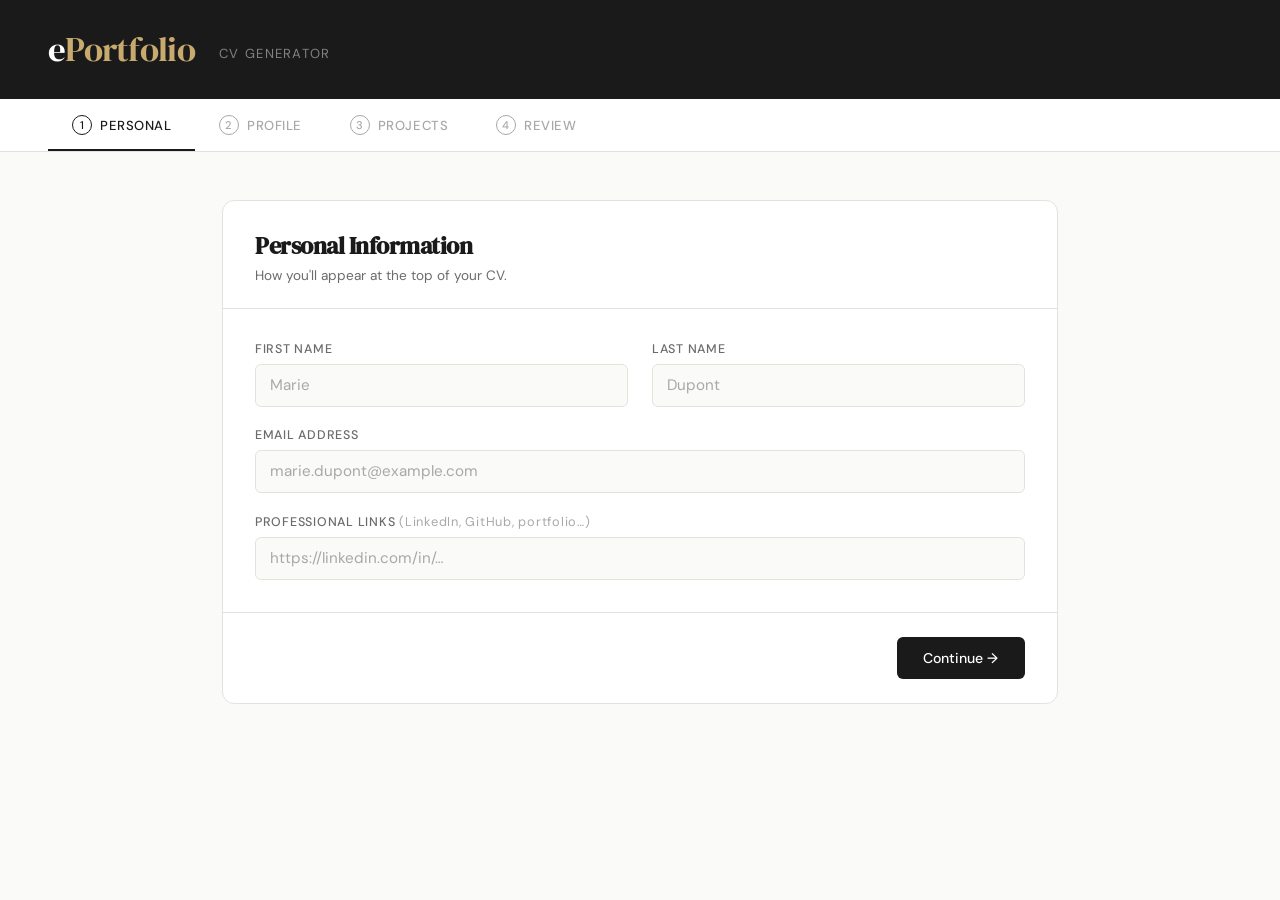
<file: Templates/parametrage.html>
<!DOCTYPE html>
<html lang="en">

<head>
  <meta charset="UTF-8" />
  <meta name="viewport" content="width=device-width, initial-scale=1.0" />
  <title>ePortfolio Generator</title>
  <link rel="preconnect" href="https://fonts.googleapis.com">
  <link
    href="https://fonts.googleapis.com/css2?family=DM+Serif+Display:ital@0;1&family=DM+Sans:wght@300;400;500&display=swap"
    rel="stylesheet">
  <style>
    *,
    *::before,
    *::after {
      box-sizing: border-box;
      margin: 0;
      padding: 0;
    }

    :root {
      --ink: #1a1a1a;
      --ink-muted: #6b6b6b;
      --ink-faint: #a8a8a8;
      --surface: #fafaf8;
      --surface-card: #ffffff;
      --border: #e4e2dd;
      --border-focus: #1a1a1a;
      --accent: #c8a96e;
      --accent-soft: #f5edd8;
      --danger: #c0392b;
      --radius: 6px;
      --radius-lg: 12px;
    }

    body {
      font-family: 'DM Sans', sans-serif;
      background: var(--surface);
      color: var(--ink);
      min-height: 100vh;
      padding: 0;
    }

    /* ── Header ── */
    .site-header {
      background: var(--ink);
      color: #fff;
      padding: 2rem 3rem;
      display: flex;
      align-items: flex-end;
      gap: 1.5rem;
    }

    .site-header .logo {
      font-family: 'DM Serif Display', serif;
      font-size: 2.2rem;
      letter-spacing: -0.02em;
      line-height: 1;
    }

    .site-header .logo span {
      color: var(--accent);
    }

    .site-header .tagline {
      font-size: 0.82rem;
      color: rgba(255, 255, 255, 0.45);
      letter-spacing: 0.1em;
      text-transform: uppercase;
      padding-bottom: 0.35rem;
    }

    /* ── Progress Steps ── */
    .steps-bar {
      background: #fff;
      border-bottom: 1px solid var(--border);
      padding: 0 3rem;
      display: flex;
      gap: 0;
      overflow-x: auto;
    }

    .step-tab {
      padding: 1rem 1.5rem 0.85rem;
      font-size: 0.82rem;
      font-weight: 500;
      letter-spacing: 0.04em;
      text-transform: uppercase;
      color: var(--ink-faint);
      border-bottom: 2.5px solid transparent;
      cursor: pointer;
      white-space: nowrap;
      transition: all 0.18s;
      display: flex;
      align-items: center;
      gap: 0.5rem;
    }

    .step-tab.active {
      color: var(--ink);
      border-bottom-color: var(--ink);
    }

    .step-tab.done {
      color: var(--accent);
    }

    .step-num {
      width: 20px;
      height: 20px;
      border-radius: 50%;
      border: 1.5px solid currentColor;
      display: inline-flex;
      align-items: center;
      justify-content: center;
      font-size: 0.7rem;
      flex-shrink: 0;
    }

    .step-tab.done .step-num {
      background: var(--accent);
      border-color: var(--accent);
      color: #fff;
    }

    /* ── Layout ── */
    .main-layout {
      max-width: 900px;
      margin: 0 auto;
      padding: 3rem 2rem;
      display: flex;
      flex-direction: column;
      gap: 2rem;
    }

    /* ── Section Panels ── */
    .panel {
      background: var(--surface-card);
      border: 1px solid var(--border);
      border-radius: var(--radius-lg);
      overflow: hidden;
      display: none;
    }

    .panel.active {
      display: block;
      animation: fadeUp 0.3s ease;
    }

    @keyframes fadeUp {
      from {
        opacity: 0;
        transform: translateY(12px);
      }

      to {
        opacity: 1;
        transform: translateY(0);
      }
    }

    .panel-header {
      padding: 1.75rem 2rem 1.5rem;
      border-bottom: 1px solid var(--border);
    }

    .panel-title {
      font-family: 'DM Serif Display', serif;
      font-size: 1.5rem;
      letter-spacing: -0.02em;
      color: var(--ink);
    }

    .panel-subtitle {
      font-size: 0.85rem;
      color: var(--ink-muted);
      margin-top: 0.3rem;
    }

    .panel-body {
      padding: 2rem;
    }

    /* ── Form Grid ── */
    .form-grid {
      display: grid;
      grid-template-columns: 1fr 1fr;
      gap: 1.25rem 1.5rem;
    }

    .form-grid .full {
      grid-column: 1 / -1;
    }

    .field {
      display: flex;
      flex-direction: column;
      gap: 0.45rem;
    }

    label {
      font-size: 0.78rem;
      font-weight: 500;
      letter-spacing: 0.06em;
      text-transform: uppercase;
      color: var(--ink-muted);
    }

    input[type="text"],
    input[type="email"],
    input[type="url"],
    textarea,
    select {
      font-family: 'DM Sans', sans-serif;
      font-size: 0.95rem;
      color: var(--ink);
      background: var(--surface);
      border: 1.5px solid var(--border);
      border-radius: var(--radius);
      padding: 0.65rem 0.9rem;
      width: 100%;
      outline: none;
      transition: border-color 0.15s;
      resize: vertical;
    }

    input:focus,
    textarea:focus,
    select:focus {
      border-color: var(--border-focus);
      background: #fff;
    }

    input::placeholder,
    textarea::placeholder {
      color: var(--ink-faint);
    }

    /* ── Skills Tags ── */
    .tags-input-wrap {
      display: flex;
      flex-wrap: wrap;
      gap: 0.4rem;
      padding: 0.5rem 0.7rem;
      border: 1.5px solid var(--border);
      border-radius: var(--radius);
      background: var(--surface);
      min-height: 46px;
      align-items: center;
      cursor: text;
    }

    .tags-input-wrap:focus-within {
      border-color: var(--border-focus);
      background: #fff;
    }

    .tag-chip {
      display: inline-flex;
      align-items: center;
      gap: 0.3rem;
      background: var(--accent-soft);
      color: #7a5c1e;
      font-size: 0.8rem;
      font-weight: 500;
      padding: 0.2rem 0.6rem;
      border-radius: 100px;
    }

    .tag-chip button {
      background: none;
      border: none;
      cursor: pointer;
      color: inherit;
      font-size: 1rem;
      line-height: 1;
      padding: 0;
      opacity: 0.6;
    }

    .tag-chip button:hover {
      opacity: 1;
    }

    .tags-real-input {
      border: none !important;
      padding: 0.1rem 0.2rem !important;
      background: transparent !important;
      font-size: 0.9rem !important;
      flex: 1;
      min-width: 100px;
      outline: none;
    }

    /* ── Project Card ── */
    .project-card {
      border: 1px solid var(--border);
      border-radius: var(--radius-lg);
      overflow: hidden;
      margin-bottom: 1.25rem;
    }

    .project-card-header {
      background: #f7f6f2;
      padding: 0.9rem 1.25rem;
      display: flex;
      align-items: center;
      justify-content: space-between;
      border-bottom: 1px solid var(--border);
    }

    .project-card-title {
      font-size: 0.85rem;
      font-weight: 500;
      color: var(--ink-muted);
      text-transform: uppercase;
      letter-spacing: 0.05em;
    }

    .btn-remove {
      background: none;
      border: none;
      cursor: pointer;
      color: var(--ink-faint);
      font-size: 1.2rem;
      line-height: 1;
      padding: 0 0.2rem;
    }

    .btn-remove:hover {
      color: var(--danger);
    }

    .project-card-body {
      padding: 1.5rem;
    }

    /* ── Add Button ── */
    .btn-add {
      display: flex;
      align-items: center;
      gap: 0.5rem;
      padding: 0.7rem 1.2rem;
      background: none;
      border: 1.5px dashed var(--border);
      border-radius: var(--radius);
      color: var(--ink-muted);
      font-family: 'DM Sans', sans-serif;
      font-size: 0.88rem;
      font-weight: 500;
      cursor: pointer;
      transition: all 0.15s;
      width: 100%;
      justify-content: center;
    }

    .btn-add:hover {
      border-color: var(--ink);
      color: var(--ink);
      background: #f7f6f2;
    }

    /* ── Navigation Buttons ── */
    .form-footer {
      display: flex;
      justify-content: space-between;
      align-items: center;
      padding: 1.5rem 2rem;
      border-top: 1px solid var(--border);
    }

    .btn {
      font-family: 'DM Sans', sans-serif;
      font-size: 0.88rem;
      font-weight: 500;
      padding: 0.7rem 1.6rem;
      border-radius: var(--radius);
      cursor: pointer;
      border: 1.5px solid transparent;
      transition: all 0.15s;
    }

    .btn-secondary {
      background: none;
      border-color: var(--border);
      color: var(--ink-muted);
    }

    .btn-secondary:hover {
      border-color: var(--ink);
      color: var(--ink);
    }

    .btn-primary {
      background: var(--ink);
      color: #fff;
    }

    .btn-primary:hover {
      background: #333;
    }

    .btn-submit {
      background: var(--accent);
      color: #fff;
      border-color: var(--accent);
      padding: 0.8rem 2rem;
      font-size: 0.95rem;
    }

    .btn-submit:hover {
      background: #b8963e;
    }

    /* ── Toast ── */
    .toast {
      position: fixed;
      bottom: 2rem;
      right: 2rem;
      background: var(--ink);
      color: #fff;
      padding: 0.9rem 1.4rem;
      border-radius: var(--radius);
      font-size: 0.9rem;
      opacity: 0;
      pointer-events: none;
      transform: translateY(8px);
      transition: all 0.25s;
      z-index: 999;
    }

    .toast.show {
      opacity: 1;
      transform: none;
    }

    /* ── Summary ── */
    .summary-grid {
      display: grid;
      grid-template-columns: 1fr 1fr;
      gap: 1rem;
    }

    .summary-item {
      background: var(--surface);
      border-radius: var(--radius);
      padding: 1rem 1.25rem;
    }

    .summary-item .si-label {
      font-size: 0.75rem;
      text-transform: uppercase;
      letter-spacing: 0.07em;
      color: var(--ink-faint);
      margin-bottom: 0.3rem;
    }

    .summary-item .si-value {
      font-size: 0.95rem;
      color: var(--ink);
      font-weight: 500;
    }

    @media (max-width: 640px) {
      .site-header {
        padding: 1.5rem;
      }

      .steps-bar {
        padding: 0 1rem;
      }

      .main-layout {
        padding: 1.5rem 1rem;
      }

      .panel-body {
        padding: 1.25rem;
      }

      .form-grid {
        grid-template-columns: 1fr;
      }

      .summary-grid {
        grid-template-columns: 1fr;
      }
    }
  </style>
</head>

<body>

  <header class="site-header">
    <div class="logo">e<span>Portfolio</span></div>
    <span class="tagline">CV Generator</span>
  </header>

  <nav class="steps-bar" id="stepsBar">
    <div class="step-tab active" data-step="0"><span class="step-num">1</span> Personal</div>
    <div class="step-tab" data-step="1"><span class="step-num">2</span> Profile</div>
    <div class="step-tab" data-step="2"><span class="step-num">3</span> Projects</div>
    <div class="step-tab" data-step="3"><span class="step-num">4</span> Review</div>
  </nav>

  <main class="main-layout">

    <!-- Step 0 — Personal Info -->
    <section class="panel active" id="step-0">
      <div class="panel-header">
        <h2 class="panel-title">Personal Information</h2>
        <p class="panel-subtitle">How you'll appear at the top of your CV.</p>
      </div>
      <div class="panel-body">
        <div class="form-grid">
          <div class="field">
            <label for="firstname">First name</label>
            <input type="text" id="firstname" name="firstname" placeholder="Marie" />
          </div>
          <div class="field">
            <label for="lastname">Last name</label>
            <input type="text" id="lastname" name="lastname" placeholder="Dupont" />
          </div>
          <div class="field full">
            <label for="email">Email address</label>
            <input type="email" id="email" name="email" placeholder="marie.dupont@example.com" />
          </div>
          <div class="field full">
            <label for="links">Professional links <span
                style="font-weight:400;text-transform:none;font-size:0.8rem;color:var(--ink-faint)">(LinkedIn, GitHub,
                portfolio…)</span></label>
            <input type="text" id="links" name="links" placeholder="https://linkedin.com/in/…" />
          </div>
        </div>
      </div>
      <div class="form-footer">
        <span></span>
        <button class="btn btn-primary" onclick="goStep(1)">Continue →</button>
      </div>
    </section>

    <!-- Step 1 — Profile -->
    <section class="panel" id="step-1">
      <div class="panel-header">
        <h2 class="panel-title">Profile &amp; Skills</h2>
        <p class="panel-subtitle">A summary of who you are and what you bring.</p>
      </div>
      <div class="panel-body">
        <div class="form-grid">
          <div class="field full">
            <label for="fields">Fields / domains</label>
            <input type="text" id="fields" name="fields" placeholder="Web development, UX design, Data science…" />
          </div>
          <div class="field full">
            <label>Main skills <span
                style="font-weight:400;text-transform:none;font-size:0.8rem;color:var(--ink-faint)">— press Enter to
                add</span></label>
            <div class="tags-input-wrap" id="skillsWrap" onclick="document.getElementById('skillInput').focus()">
              <input class="tags-real-input" id="skillInput" placeholder="Python, React, Figma…" />
            </div>
            <input type="hidden" id="main_skills" name="main_skills" />
          </div>
          <div class="field full">
            <label>Keywords <span style="font-weight:400;text-transform:none;font-size:0.8rem;color:var(--ink-faint)">—
                press Enter to add</span></label>
            <div class="tags-input-wrap" id="kwWrap" onclick="document.getElementById('kwInput').focus()">
              <input class="tags-real-input" id="kwInput" placeholder="AI, Open-source, Agile…" />
            </div>
            <input type="hidden" id="keywords" name="keywords" />
          </div>
          <div class="field full">
            <label for="description">Personal statement</label>
            <textarea id="description" name="description" rows="4"
              placeholder="A short paragraph about your goals, interests, and what makes you unique…"></textarea>
          </div>
          <div class="field full">
            <label for="studies">Education</label>
            <textarea id="studies" name="studies" rows="3"
              placeholder="MSc Computer Science — Université de Montpellier, 2023…"></textarea>
          </div>
        </div>
      </div>
      <div class="form-footer">
        <button class="btn btn-secondary" onclick="goStep(0)">← Back</button>
        <button class="btn btn-primary" onclick="goStep(2)">Continue →</button>
      </div>
    </section>

    <!-- Step 2 — Projects -->
    <section class="panel" id="step-2">
      <div class="panel-header">
        <h2 class="panel-title">Projects</h2>
        <p class="panel-subtitle">Describe the work you want to showcase.</p>
      </div>
      <div class="panel-body">
        <div id="projectsList"></div>
        <button class="btn-add" onclick="addProject()">+ Add a project</button>
      </div>
      <div class="form-footer">
        <button class="btn btn-secondary" onclick="goStep(1)">← Back</button>
        <button class="btn btn-primary" onclick="goStep(3)">Continue →</button>
      </div>
    </section>

    <!-- Step 3 — Review -->
    <section class="panel" id="step-3">
      <div class="panel-header">
        <h2 class="panel-title">Review &amp; Submit</h2>
        <p class="panel-subtitle">Check your details before generating.</p>
      </div>
      <div class="panel-body" id="reviewBody">
      </div>
      <div class="form-footer">
        <button class="btn btn-secondary" onclick="goStep(2)">← Back</button>
        <button class="btn btn-submit" onclick="submitPortfolio()">Generate ePortfolio ✦</button>
      </div>
    </section>

  </main>

  <div class="toast" id="toast"></div>

  <script>
    let currentStep = 0;
    const totalSteps = 4;

    const skills = [];
    const keywords = [];
    let projectCount = 0;

    /* ── Step navigation ── */
    function goStep(n) {
      document.getElementById(`step-${currentStep}`).classList.remove('active');
      document.querySelectorAll('.step-tab').forEach((t, i) => {
        t.classList.remove('active', 'done');
        if (i < n) t.classList.add('done');
      });
      currentStep = n;
      document.getElementById(`step-${n}`).classList.add('active');
      document.querySelectorAll('.step-tab')[n].classList.add('active');
      if (n === 3) buildReview();
      window.scrollTo({ top: 0, behavior: 'smooth' });
    }

    /* ── Tags ── */
    function makeTagSystem(inputId, wrapId, arr, hiddenId) {
      const inp = document.getElementById(inputId);
      inp.addEventListener('keydown', e => {
        if ((e.key === 'Enter' || e.key === ',') && inp.value.trim()) {
          e.preventDefault();
          const val = inp.value.replace(',', '').trim();
          if (val && !arr.includes(val)) {
            arr.push(val);
            renderTags(wrapId, inputId, arr, hiddenId);
          }
          inp.value = '';
        }
      });
    }

    function renderTags(wrapId, inputId, arr, hiddenId) {
      const wrap = document.getElementById(wrapId);
      const inp = document.getElementById(inputId);
      wrap.innerHTML = '';
      arr.forEach((tag, i) => {
        const chip = document.createElement('span');
        chip.className = 'tag-chip';
        chip.innerHTML = `${tag}<button onclick="removeTag(${i},'${wrapId}','${inputId}',${JSON.stringify(arr)},'${hiddenId}')">×</button>`;
        wrap.appendChild(chip);
      });
      wrap.appendChild(inp);
      document.getElementById(hiddenId).value = arr.join(', ');
    }

    function removeTag(i, wrapId, inputId, arr, hiddenId) {
      arr.splice(i, 1);
      renderTags(wrapId, inputId, arr, hiddenId);
    }

    makeTagSystem('skillInput', 'skillsWrap', skills, 'main_skills');
    makeTagSystem('kwInput', 'kwWrap', keywords, 'keywords');

    /* ── Projects ── */
    function addProject() {
      projectCount++;
      const id = projectCount;
      const div = document.createElement('div');
      div.className = 'project-card';
      div.id = `proj-${id}`;
      div.innerHTML = `
      <div class="project-card-header">
        <span class="project-card-title">Project ${id}</span>
        <button class="btn-remove" onclick="removeProject(${id})" title="Remove">×</button>
      </div>
      <div class="project-card-body">
        <div class="form-grid">
          <div class="field full">
            <label>Scope / Title</label>
            <input type="text" name="proj_scope_${id}" placeholder="What is this project about?" />
          </div>
          <div class="field full">
            <label>Why / Motivation</label>
            <textarea name="proj_why_${id}" rows="2" placeholder="Why did you build this?"></textarea>
          </div>
          <div class="field">
            <label>Context</label>
            <input type="text" name="proj_context_${id}" placeholder="Hackathon, internship, personal…" />
          </div>
          <div class="field">
            <label>Collaborators</label>
            <input type="text" name="proj_collaborators_${id}" placeholder="Solo, team of 3…" />
          </div>
          <div class="field full">
            <label>URL</label>
            <input type="url" name="proj_url_${id}" placeholder="https://github.com/…" />
          </div>
          <div class="field full">
            <label>Visual (image URL)</label>
            <input type="url" name="proj_image_${id}" placeholder="https://…" />
          </div>
        </div>
      </div>
    `;
      document.getElementById('projectsList').appendChild(div);
    }

    function removeProject(id) {
      document.getElementById(`proj-${id}`)?.remove();
    }

    /* ── Review ── */
    function buildReview() {
      // Auto-flush avant de lire les valeurs
      const flushInput = (inputId, arr, hiddenId) => {
        const val = document.getElementById(inputId)?.value?.trim();
        if (val && !arr.includes(val)) {
          arr.push(val);
          document.getElementById(hiddenId).value = arr.join(', ');
        }
      };
      flushInput('skillInput', skills, 'main_skills');
      flushInput('kwInput', keywords, 'keywords');
      const get = id => document.getElementById(id)?.value || '—';
      const body = document.getElementById('reviewBody');
      body.innerHTML = `
      <h3 style="font-family:'DM Serif Display',serif;font-size:1.1rem;margin-bottom:1rem;color:var(--ink-muted)">Personal</h3>
      <div class="summary-grid" style="margin-bottom:2rem">
        <div class="summary-item"><div class="si-label">First name</div><div class="si-value">${get('firstname')}</div></div>
        <div class="summary-item"><div class="si-label">Last name</div><div class="si-value">${get('lastname')}</div></div>
        <div class="summary-item"><div class="si-label">Email</div><div class="si-value">${get('email')}</div></div>
        <div class="summary-item"><div class="si-label">Links</div><div class="si-value">${get('links')}</div></div>
      </div>
      <h3 style="font-family:'DM Serif Display',serif;font-size:1.1rem;margin-bottom:1rem;color:var(--ink-muted)">Profile</h3>
      <div class="summary-grid" style="margin-bottom:2rem">
        <div class="summary-item"><div class="si-label">Fields</div><div class="si-value">${get('fields')}</div></div>
        <div class="summary-item"><div class="si-label">Skills</div><div class="si-value">${get('main_skills') || '—'}</div></div>
        <div class="summary-item full" style="grid-column:1/-1"><div class="si-label">Statement</div><div class="si-value">${get('description')}</div></div>
        <div class="summary-item full" style="grid-column:1/-1"><div class="si-label">Education</div><div class="si-value">${get('studies')}</div></div>
      </div>
      <h3 style="font-family:'DM Serif Display',serif;font-size:1.1rem;margin-bottom:1rem;color:var(--ink-muted)">Projects — ${document.querySelectorAll('.project-card').length} added</h3>
    `;
    }

    /* ── Submit ── */
    async function submitPortfolio() {
      // Auto-flush tags non validés
      const flushInput = (inputId, arr, hiddenId) => {
        const val = document.getElementById(inputId)?.value?.trim();
        if (val && !arr.includes(val)) {
          arr.push(val);
          document.getElementById(hiddenId).value = arr.join(', ');
        }
      };
      flushInput('skillInput', skills, 'main_skills');
      flushInput('kwInput', keywords, 'keywords');


      const get = id => document.getElementById(id)?.value?.trim() || '';

      const personal_info = {
        firstname: get('firstname'),
        lastname: get('lastname'),
        email: get('email'),
        fields: get('fields'),
        keywords: get('keywords'),
        description: get('description'),
        main_skills: get('main_skills'),
        studies: get('studies'),
        links: get('links'),
      };

      const project_description = [];
      const project_visual = [];

      document.querySelectorAll('.project-card').forEach(card => {
        const id = card.id.split('-')[1];
        const qn = n => card.querySelector(`[name=proj_${n}_${id}]`)?.value?.trim() || '';
        project_description.push({
          scope: qn('scope'), why: qn('why'), context: qn('context'),
          collaborators: qn('collaborators'), url: qn('url'),
        });
        project_visual.push({
          image_url: qn('image'), project_url: qn('url'), comments: '',
        });
      });

      const payload = { personal_info, project_description, project_visual };


      try {
        const res = await fetch('/eportfolio', {
          method: 'POST',
          headers: { 'Content-Type': 'application/json' },
          body: JSON.stringify(payload),
        });

        if (!res.ok) {
          const err = await res.json();
          console.error('Erreur serveur:', JSON.stringify(err));
          showToast('⚠ Erreur ' + res.status);
          return;
        }

        const data = await res.json();
        console.log('Réponse API:', data);
        const form = document.createElement('form');
        form.method = 'GET';
        form.action = `/portfolio/${data.slug}`;
        document.body.appendChild(form);
        form.submit();

      } catch (err) {
        showToast('⚠ ' + err.message);
      }
    }


    function showToast(msg) {
      const t = document.getElementById('toast');
      t.textContent = msg;
      t.classList.add('show');
      setTimeout(() => t.classList.remove('show'), 3000);
    }

    addProject();
  </script>
</body>

</html>
</file>
